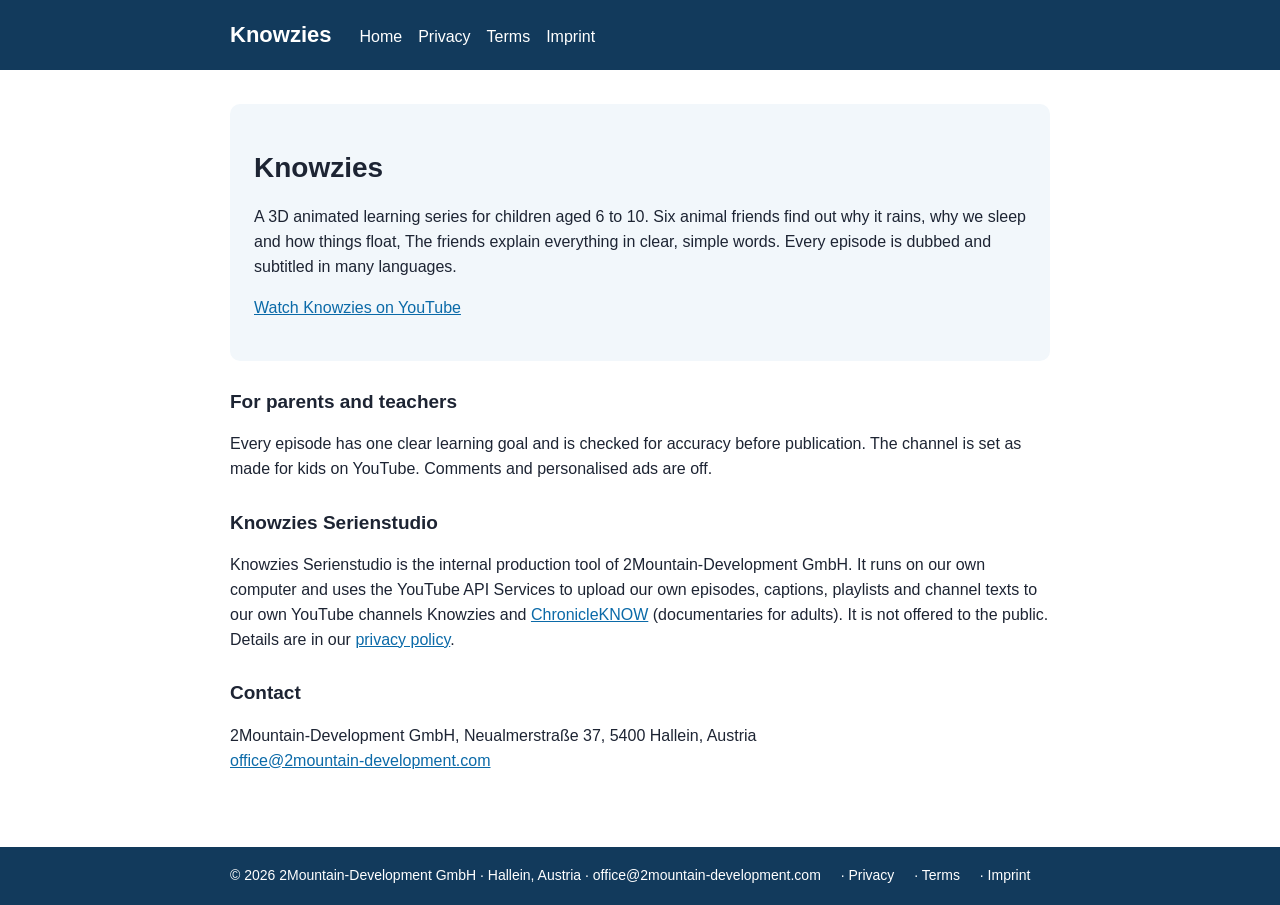
<file: index.html>
<!DOCTYPE html><html lang="en"><head><meta charset="utf-8"><meta name="viewport" content="width=device-width,initial-scale=1"><title>Knowzies – science for curious kids</title><meta name="description" content="Knowzies is a 3D animated learning series for children aged 6 to 10 with six animal friends who explain how the world works."><link rel="stylesheet" href="style.css"></head><body><header><div class="in"><a class="brand" href="index.html">Knowzies</a><a href="index.html">Home</a><a href="privacy.html">Privacy</a><a href="terms.html">Terms</a><a href="imprint.html">Imprint</a></div></header><main>
<div class="hero"><h1>Knowzies</h1><p>A 3D animated learning series for children aged 6 to 10. Six animal friends find out why it rains, why we sleep and how things float, The friends explain everything in clear, simple words. Every episode is dubbed and subtitled in many languages.</p><p><a href="https://www.youtube.com/@Knowzies">Watch Knowzies on YouTube</a></p></div>
<h2>For parents and teachers</h2><p>Every episode has one clear learning goal and is checked for accuracy before publication. The channel is set as made for kids on YouTube. Comments and personalised ads are off.</p>
<h2>Knowzies Serienstudio</h2><p>Knowzies Serienstudio is the internal production tool of 2Mountain-Development GmbH. It runs on our own computer and uses the YouTube API Services to upload our own episodes, captions, playlists and channel texts to our own YouTube channels Knowzies and <a href="https://www.youtube.com/@chronicleknow">ChronicleKNOW</a> (documentaries for adults). It is not offered to the public. Details are in our <a href="privacy.html">privacy policy</a>.</p>
<h2>Contact</h2><p>2Mountain-Development GmbH, Neualmerstraße 37, 5400 Hallein, Austria<br><a href="mailto:office@2mountain-development.com">office@2mountain-development.com</a></p>
</main><footer><div class="in">© 2026 2Mountain-Development GmbH · Hallein, Austria · <a href="mailto:office@2mountain-development.com">office@2mountain-development.com</a> · <a href="privacy.html">Privacy</a> · <a href="terms.html">Terms</a> · <a href="imprint.html">Imprint</a></div></footer></body></html>
</file>
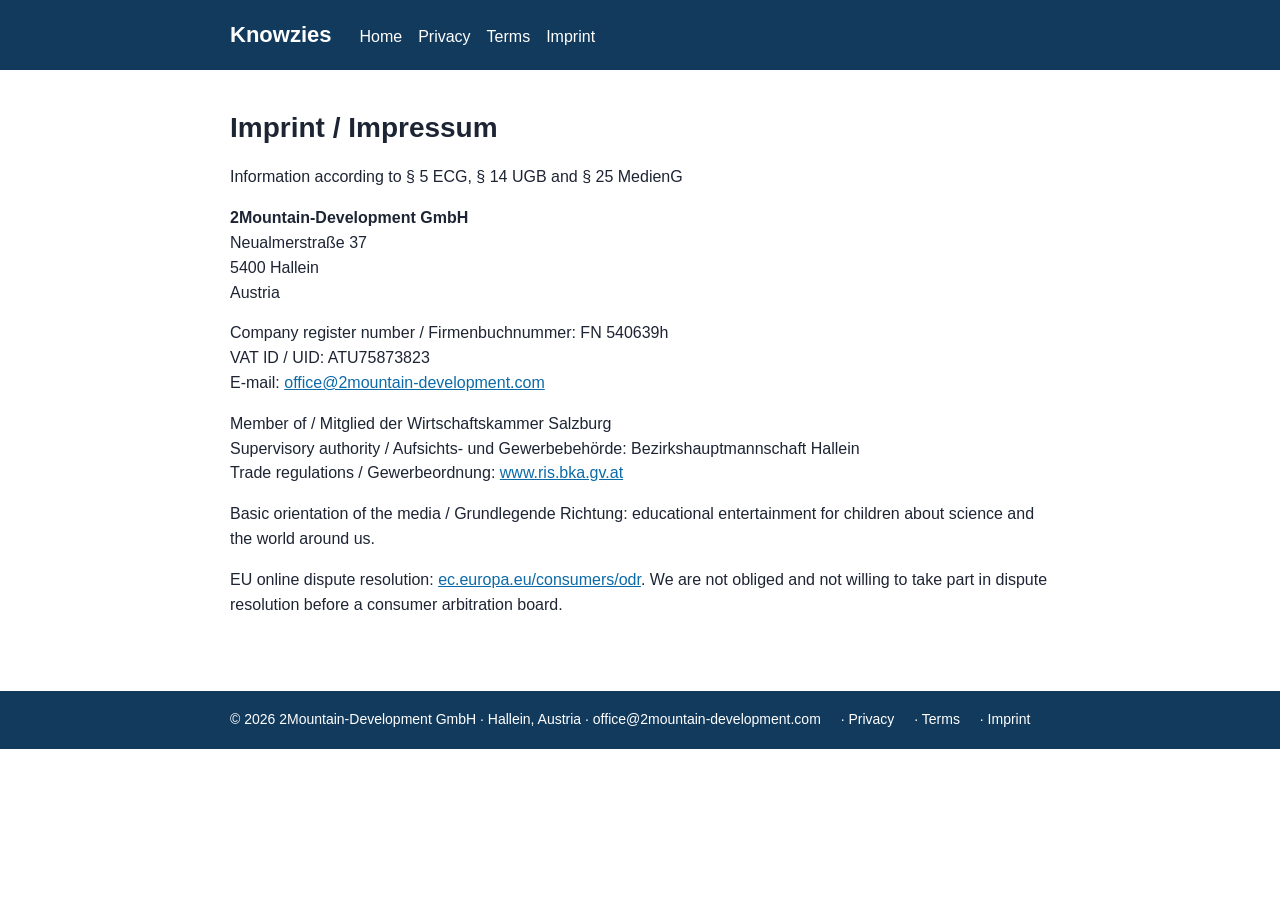
<file: imprint.html>
<!DOCTYPE html><html lang="en"><head><meta charset="utf-8"><meta name="viewport" content="width=device-width,initial-scale=1"><title>Imprint – Knowzies</title><meta name="description" content="Legal notice of 2Mountain-Development GmbH."><link rel="stylesheet" href="style.css"></head><body><header><div class="in"><a class="brand" href="index.html">Knowzies</a><a href="index.html">Home</a><a href="privacy.html">Privacy</a><a href="terms.html">Terms</a><a href="imprint.html">Imprint</a></div></header><main>
<h1>Imprint / Impressum</h1>
<p>Information according to § 5 ECG, § 14 UGB and § 25 MedienG</p>
<p><strong>2Mountain-Development GmbH</strong><br>Neualmerstraße 37<br>5400 Hallein<br>Austria</p>
<p>Company register number / Firmenbuchnummer: FN 540639h<br>VAT ID / UID: ATU75873823<br>E-mail: <a href="mailto:office@2mountain-development.com">office@2mountain-development.com</a></p>
<p>Member of / Mitglied der Wirtschaftskammer Salzburg<br>Supervisory authority / Aufsichts- und Gewerbebehörde: Bezirkshauptmannschaft Hallein<br>Trade regulations / Gewerbeordnung: <a href="https://www.ris.bka.gv.at">www.ris.bka.gv.at</a></p>
<p>Basic orientation of the media / Grundlegende Richtung: educational entertainment for children about science and the world around us.</p>
<p>EU online dispute resolution: <a href="https://ec.europa.eu/consumers/odr">ec.europa.eu/consumers/odr</a>. We are not obliged and not willing to take part in dispute resolution before a consumer arbitration board.</p>
</main><footer><div class="in">© 2026 2Mountain-Development GmbH · Hallein, Austria · <a href="mailto:office@2mountain-development.com">office@2mountain-development.com</a> · <a href="privacy.html">Privacy</a> · <a href="terms.html">Terms</a> · <a href="imprint.html">Imprint</a></div></footer></body></html>
</file>
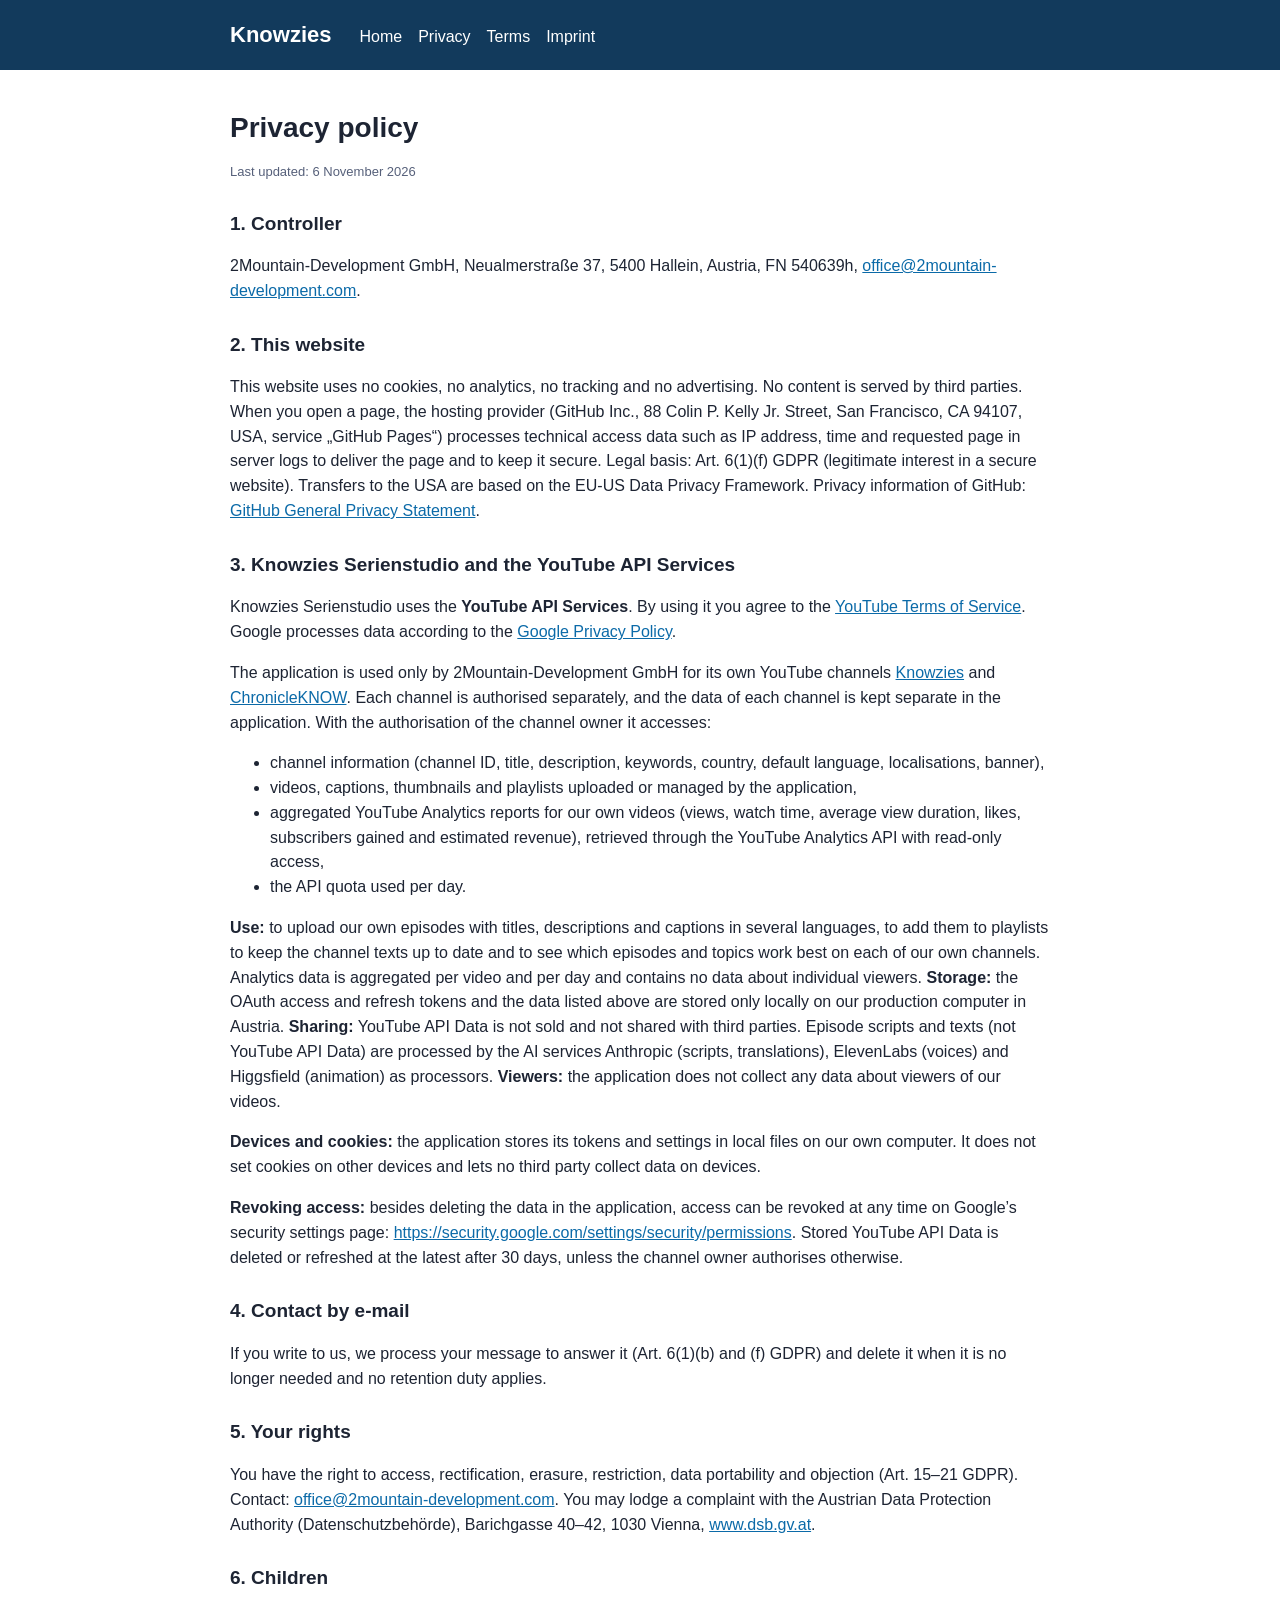
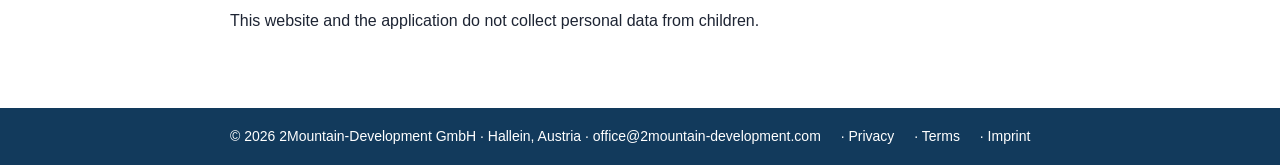
<file: privacy.html>
<!DOCTYPE html><html lang="en"><head><meta charset="utf-8"><meta name="viewport" content="width=device-width,initial-scale=1"><title>Privacy policy – Knowzies</title><meta name="description" content="Privacy policy for the Knowzies website and the Knowzies Serienstudio application."><link rel="stylesheet" href="style.css"></head><body><header><div class="in"><a class="brand" href="index.html">Knowzies</a><a href="index.html">Home</a><a href="privacy.html">Privacy</a><a href="terms.html">Terms</a><a href="imprint.html">Imprint</a></div></header><main>
<h1>Privacy policy</h1><p class="small">Last updated: 6 November 2026</p>
<h2>1. Controller</h2><p>2Mountain-Development GmbH, Neualmerstraße 37, 5400 Hallein, Austria, FN 540639h, <a href="mailto:office@2mountain-development.com">office@2mountain-development.com</a>.</p>
<h2>2. This website</h2><p>This website uses no cookies, no analytics, no tracking and no advertising. No content is served by third parties. When you open a page, the hosting provider (GitHub Inc., 88 Colin P. Kelly Jr. Street, San Francisco, CA 94107, USA, service „GitHub Pages“) processes technical access data such as IP address, time and requested page in server logs to deliver the page and to keep it secure. Legal basis: Art. 6(1)(f) GDPR (legitimate interest in a secure website). Transfers to the USA are based on the EU-US Data Privacy Framework. Privacy information of GitHub: <a href="https://docs.github.com/en/site-policy/privacy-policies/github-general-privacy-statement">GitHub General Privacy Statement</a>.</p>
<h2>3. Knowzies Serienstudio and the YouTube API Services</h2><p>Knowzies Serienstudio uses the <strong>YouTube API Services</strong>. By using it you agree to the <a href="https://www.youtube.com/t/terms">YouTube Terms of Service</a>. Google processes data according to the <a href="http://www.google.com/policies/privacy">Google Privacy Policy</a>.</p>
<p>The application is used only by 2Mountain-Development GmbH for its own YouTube channels <a href="https://www.youtube.com/@Knowzies">Knowzies</a> and <a href="https://www.youtube.com/@chronicleknow">ChronicleKNOW</a>. Each channel is authorised separately, and the data of each channel is kept separate in the application. With the authorisation of the channel owner it accesses:</p>
<ul><li>channel information (channel ID, title, description, keywords, country, default language, localisations, banner),</li><li>videos, captions, thumbnails and playlists uploaded or managed by the application,</li><li>aggregated YouTube Analytics reports for our own videos (views, watch time, average view duration, likes, subscribers gained and estimated revenue), retrieved through the YouTube Analytics API with read-only access,</li><li>the API quota used per day.</li></ul>
<p><strong>Use:</strong> to upload our own episodes with titles, descriptions and captions in several languages, to add them to playlists to keep the channel texts up to date and to see which episodes and topics work best on each of our own channels. Analytics data is aggregated per video and per day and contains no data about individual viewers. <strong>Storage:</strong> the OAuth access and refresh tokens and the data listed above are stored only locally on our production computer in Austria. <strong>Sharing:</strong> YouTube API Data is not sold and not shared with third parties. Episode scripts and texts (not YouTube API Data) are processed by the AI services Anthropic (scripts, translations), ElevenLabs (voices) and Higgsfield (animation) as processors. <strong>Viewers:</strong> the application does not collect any data about viewers of our videos.</p>
<p><strong>Devices and cookies:</strong> the application stores its tokens and settings in local files on our own computer. It does not set cookies on other devices and lets no third party collect data on devices.</p>
<p><strong>Revoking access:</strong> besides deleting the data in the application, access can be revoked at any time on Google’s security settings page: <a href="https://security.google.com/settings/security/permissions">https://security.google.com/settings/security/permissions</a>. Stored YouTube API Data is deleted or refreshed at the latest after 30 days, unless the channel owner authorises otherwise.</p>
<h2>4. Contact by e-mail</h2><p>If you write to us, we process your message to answer it (Art. 6(1)(b) and (f) GDPR) and delete it when it is no longer needed and no retention duty applies.</p>
<h2>5. Your rights</h2><p>You have the right to access, rectification, erasure, restriction, data portability and objection (Art. 15–21 GDPR). Contact: <a href="mailto:office@2mountain-development.com">office@2mountain-development.com</a>. You may lodge a complaint with the Austrian Data Protection Authority (Datenschutzbehörde), Barichgasse 40–42, 1030 Vienna, <a href="https://www.dsb.gv.at">www.dsb.gv.at</a>.</p>
<h2>6. Children</h2><p>This website and the application do not collect personal data from children.</p>
</main><footer><div class="in">© 2026 2Mountain-Development GmbH · Hallein, Austria · <a href="mailto:office@2mountain-development.com">office@2mountain-development.com</a> · <a href="privacy.html">Privacy</a> · <a href="terms.html">Terms</a> · <a href="imprint.html">Imprint</a></div></footer></body></html>
</file>
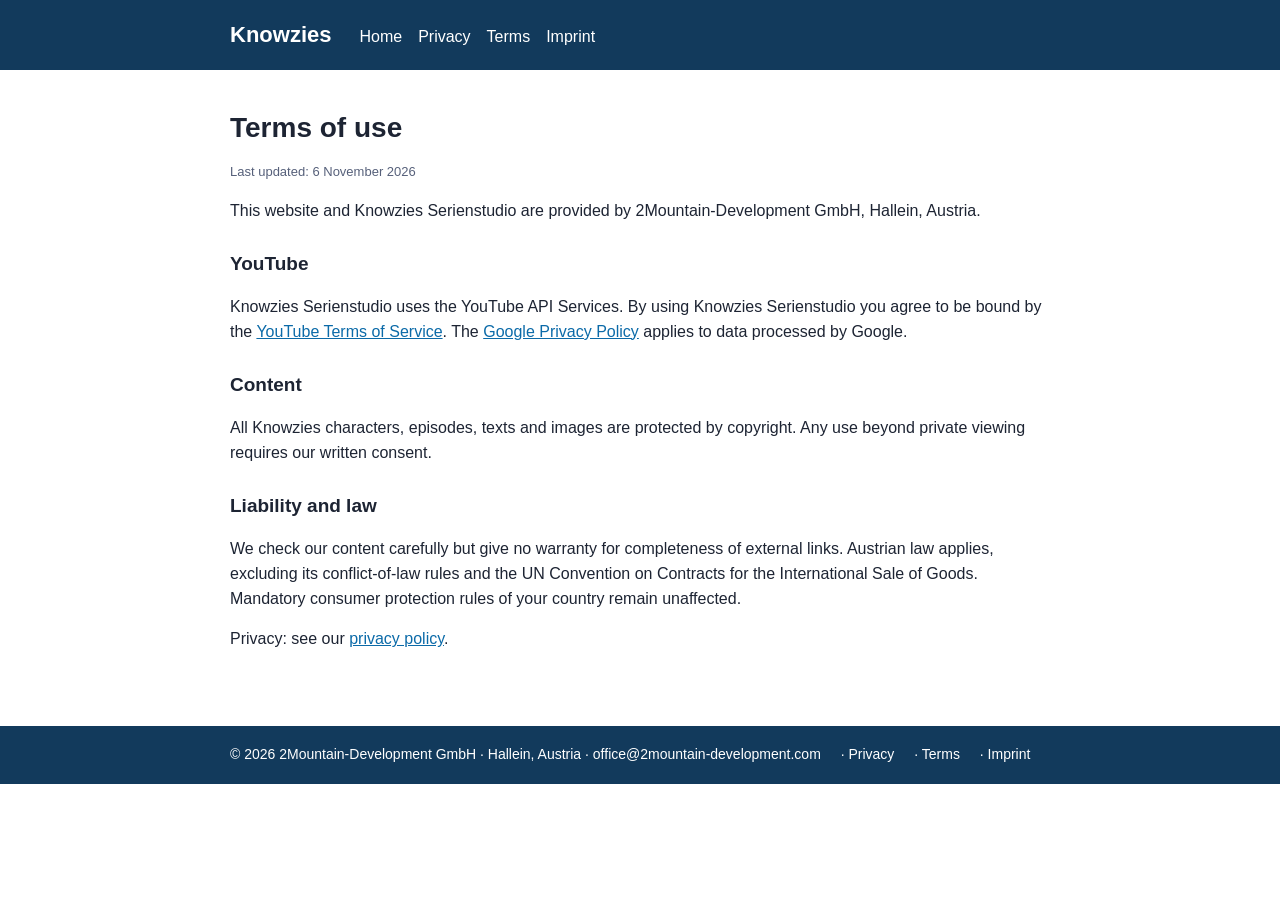
<file: terms.html>
<!DOCTYPE html><html lang="en"><head><meta charset="utf-8"><meta name="viewport" content="width=device-width,initial-scale=1"><title>Terms of use – Knowzies</title><meta name="description" content="Terms of use for the Knowzies website and Knowzies Serienstudio."><link rel="stylesheet" href="style.css"></head><body><header><div class="in"><a class="brand" href="index.html">Knowzies</a><a href="index.html">Home</a><a href="privacy.html">Privacy</a><a href="terms.html">Terms</a><a href="imprint.html">Imprint</a></div></header><main>
<h1>Terms of use</h1><p class="small">Last updated: 6 November 2026</p>
<p>This website and Knowzies Serienstudio are provided by 2Mountain-Development GmbH, Hallein, Austria.</p>
<h2>YouTube</h2><p>Knowzies Serienstudio uses the YouTube API Services. By using Knowzies Serienstudio you agree to be bound by the <a href="https://www.youtube.com/t/terms">YouTube Terms of Service</a>. The <a href="http://www.google.com/policies/privacy">Google Privacy Policy</a> applies to data processed by Google.</p>
<h2>Content</h2><p>All Knowzies characters, episodes, texts and images are protected by copyright. Any use beyond private viewing requires our written consent.</p>
<h2>Liability and law</h2><p>We check our content carefully but give no warranty for completeness of external links. Austrian law applies, excluding its conflict-of-law rules and the UN Convention on Contracts for the International Sale of Goods. Mandatory consumer protection rules of your country remain unaffected.</p>
<p>Privacy: see our <a href="privacy.html">privacy policy</a>.</p>
</main><footer><div class="in">© 2026 2Mountain-Development GmbH · Hallein, Austria · <a href="mailto:office@2mountain-development.com">office@2mountain-development.com</a> · <a href="privacy.html">Privacy</a> · <a href="terms.html">Terms</a> · <a href="imprint.html">Imprint</a></div></footer></body></html>
</file>
<file: style.css>
*{box-sizing:border-box}body{margin:0;font-family:Arial,Helvetica,sans-serif;color:#1d2433;background:#fff;line-height:1.55}
header,footer{background:#123a5c;color:#fff}header .in,footer .in,main{max-width:860px;margin:0 auto;padding:18px 20px}
header a,footer a{color:#fff;text-decoration:none;margin-right:16px}header .brand{font-weight:700;font-size:22px;margin-right:28px}
main h1{font-size:28px;margin:18px 0 8px}main h2{font-size:19px;margin:26px 0 6px}main a{color:#0b6aa8}
.hero{background:#f2f7fb;border-radius:10px;padding:24px;margin:16px 0}.small{font-size:13px;color:#56607a}
footer{margin-top:40px;font-size:14px}
</file>
